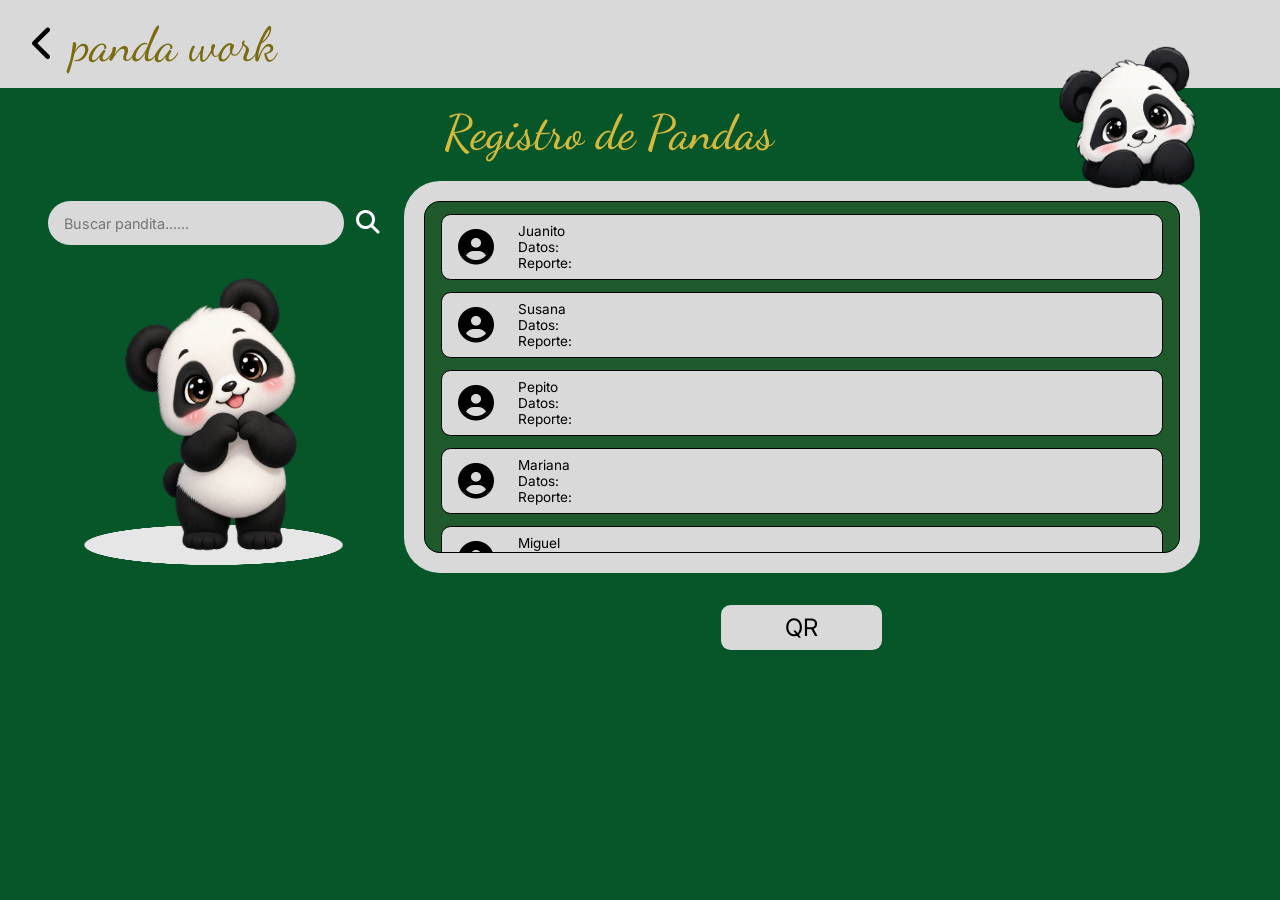
<file: asistencia.html>
<!DOCTYPE html>
<html lang="es">
<head>
  <meta charset="UTF-8">
  <meta name="viewport" content="width=device-width, initial-scale=1">
  <title>Asistencia de pandas | Panda Work</title>
  <link rel="icon" href="assets/icons/oso_1.ico" type="image/x-icon">
  <link href="https://fonts.googleapis.com/css2?family=Dancing+Script:wght@500&family=Inter:wght@400;500&display=swap" rel="stylesheet">
  <link rel="stylesheet" href="https://cdnjs.cloudflare.com/ajax/libs/font-awesome/6.5.2/css/all.min.css">
  <link rel="stylesheet" href="assets/css/asistencia.css">
  <link rel="stylesheet" href="assets/css/asistencia-tablet.css">
  <link rel="stylesheet" href="assets/css/asistencia-escritorio.css">
</head>
<body>

  <header>
    <a href="login.html" aria-label="Volver"><i class="fa-solid fa-chevron-left"></i></a>
    <span>panda work</span>
    <a href="login.html" aria-label="Cerrar sesión"><i class="fa-solid fa-right-from-bracket"></i></a>
  </header>

  <main>
    <h1>Registro de Pandas</h1>

    <form action="#" role="search">
      <input type="search" placeholder="Buscar pandita......">
      <button type="submit" aria-label="Buscar"><i class="fa-solid fa-magnifying-glass"></i></button>
    </form>

    <ul>
      <li>
        <i class="fa-solid fa-circle-user"></i>
        <h2>Juanito</h2>
        <p>Datos:</p>
        <p>Reporte:</p>
      </li>
      <li>
        <i class="fa-solid fa-circle-user"></i>
        <h2>Susana</h2>
        <p>Datos:</p>
        <p>Reporte:</p>
      </li>
      <li>
        <i class="fa-solid fa-circle-user"></i>
        <h2>Pepito</h2>
        <p>Datos:</p>
        <p>Reporte:</p>
      </li>
      <li>
        <i class="fa-solid fa-circle-user"></i>
        <h2>Mariana</h2>
        <p>Datos:</p>
        <p>Reporte:</p>
      </li>
      <li>
          <i class="fa-solid fa-circle-user"></i>
          <h2>Miguel</h2>
          <p>Datos:</p>
          <p>Reporte:</p>
      </li>
    </ul>

    <a href="bashboard.html" class="qr">QR</a>
  </main>
<script src="assets/js/asistencia.js"></script>
</body>
</html>
</file>
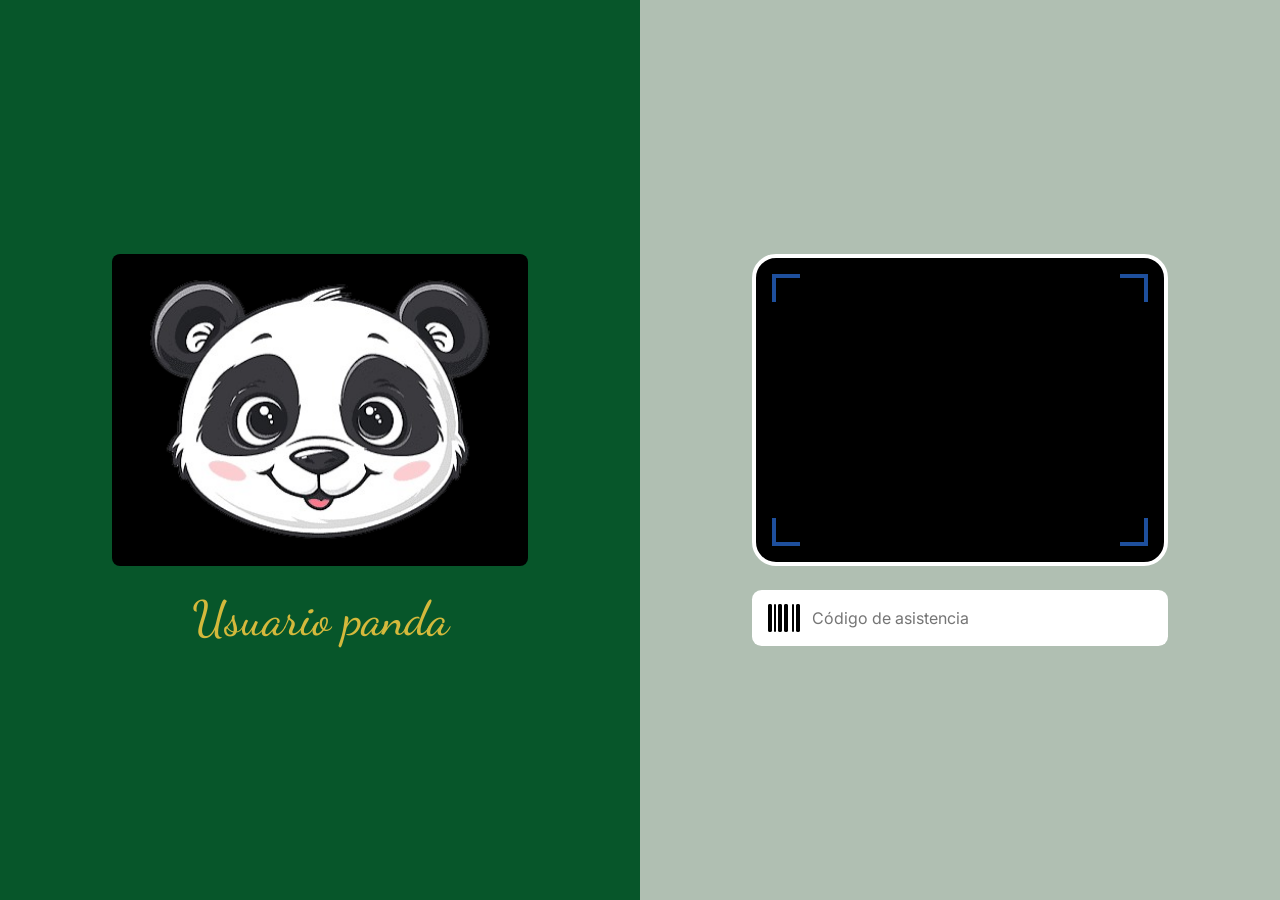
<file: bashboard.html>
<!DOCTYPE html>
<html lang="es">
<head>
  <meta charset="UTF-8">
  <meta name="viewport" content="width=device-width, initial-scale=1">
  <title>bashboard | Panda Work</title>
  <link rel="icon" href="assets/icons/oso_1.ico" type="image/x-icon">
  <link href="https://fonts.googleapis.com/css2?family=Dancing+Script:wght@500&family=Inter:wght@400;500&display=swap" rel="stylesheet">
  <link rel="stylesheet" href="https://cdnjs.cloudflare.com/ajax/libs/font-awesome/6.5.2/css/all.min.css">
  <link rel="stylesheet" href="assets/css/bashboard.css">
  <link rel="stylesheet" href="assets/css/bashboard-tablet.css">
  <link rel="stylesheet" href="assets/css/bashboard-escritorio.css">
</head>
<body>

  <header>
    <img src="assets/image/oso_1.png" alt="Panda Work">
  </header>
                     
  <main>
    <!-- Reemplaza el src por tu imagen -->
    <img class="perfil" src="assets/image/cara-panda.png" alt="Foto del usuario">
    <h1>Usuario panda</h1>

    <div class="camara">
      <video id="video" autoplay playsinline muted></video>
    </div>

    <label class="codigo">
      <i class="fa-solid fa-barcode"></i>
      <input type="text" placeholder="Código de asistencia" aria-label="Código de asistencia">
    </label>
  </main>

  <script>
    // Enciende la cámara (requiere https o localhost)
    navigator.mediaDevices?.getUserMedia({ video: { facingMode: "user" } })
      .then(stream => document.getElementById("video").srcObject = stream)
      .catch(() => console.log("No se pudo acceder a la cámara"));
  </script>
</body>
</html>
</file>
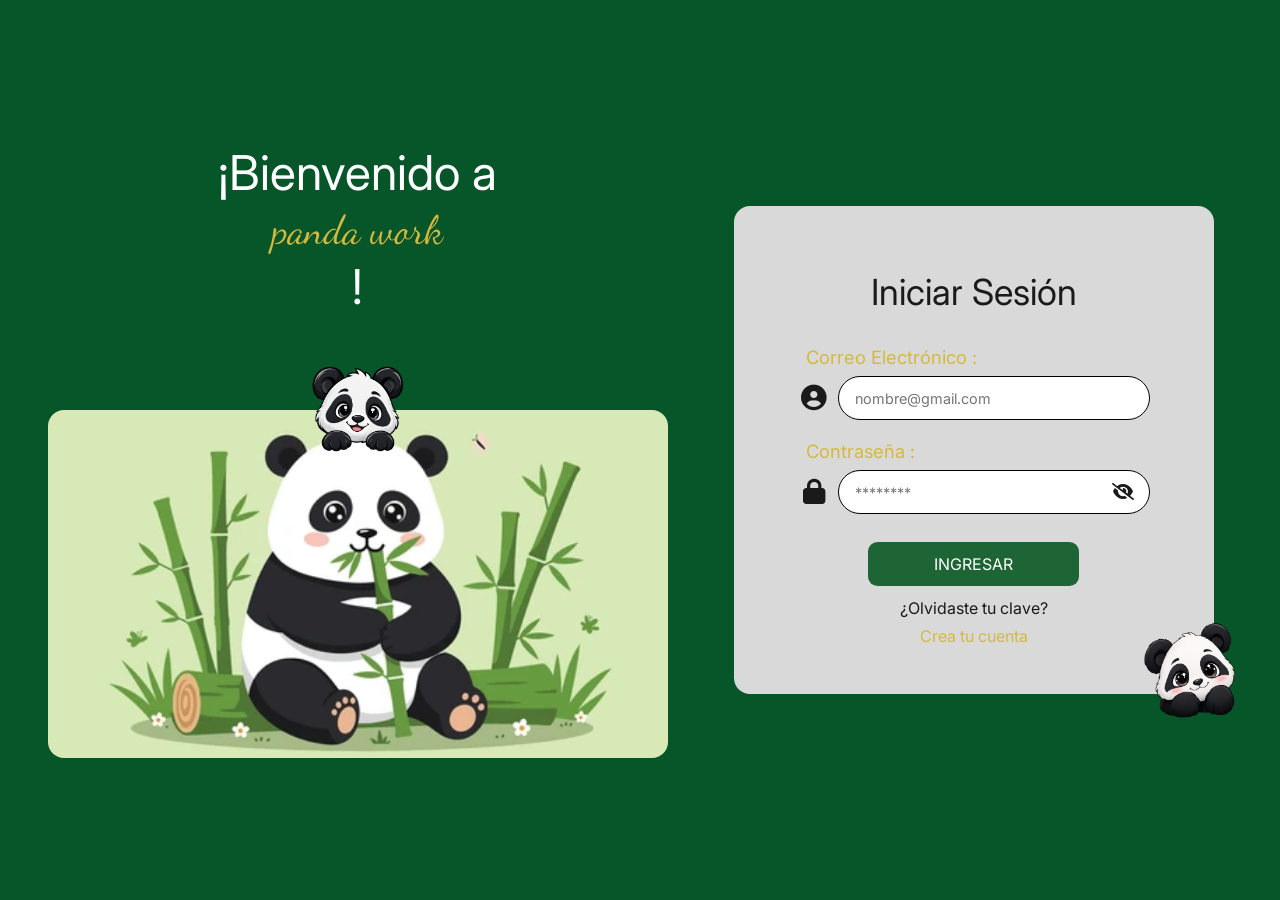
<file: login.html>
<!DOCTYPE html>
<html lang="es">
<head>
  <meta charset="UTF-8">
  <meta name="viewport" content="width=device-width, initial-scale=1">
  <title>Panda Work</title>
  <link rel="icon" href="assets/icons/oso_1.ico" type="image/x-icon">
  <link href="https://fonts.googleapis.com/css2?family=Dancing+Script:wght@500&family=Inter:wght@400;500&display=swap" rel="stylesheet">
  <link rel="stylesheet" href="https://cdnjs.cloudflare.com/ajax/libs/font-awesome/6.5.2/css/all.min.css">
  <link rel="stylesheet" href="assets/css/login.css">
  <link rel="stylesheet" href="assets/css/login_tablet.css">
  <link rel="stylesheet" href="assets/css/login-escritorio.css">
</head>
<body>

  <header>
    <h1>¡Bienvenido a <span>panda work</span>!</h1>
    <img src="assets/image/oso_1.png" alt="Panda">
  </header>

  <main>
    <h2>Iniciar Sesión</h2>

    <form action="asistencia.html">
      <label for="correo">Correo Electrónico :</label>
      <div class="campo">
        <i class="fa-solid fa-circle-user"></i>
        <input type="email" id="correo" placeholder="nombre@gmail.com" required>
      </div>

      <label for="clave">Contraseña :</label>
      <div class="campo">
        <i class="fa-solid fa-lock"></i>
        <input type="password" id="clave" placeholder="********" required>
        <i class="fa-solid fa-eye-slash ojo" id="ojo"></i>
      </div>

      <button type="submit">INGRESAR</button>
      <a href="#">¿Olvidaste tu clave?</a>
      <a href="registro.html" class="crear">Crea tu cuenta</a>
    </form>
  </main>

  <script>
    const clave = document.getElementById("clave");
    const ojo = document.getElementById("ojo");
    ojo.addEventListener("click", () => {
      const oculta = clave.type === "password";
      clave.type = oculta ? "text" : "password";
      ojo.classList.toggle("fa-eye", oculta);
      ojo.classList.toggle("fa-eye-slash", !oculta);
    });
  </script>
</body>
</html>
</file>
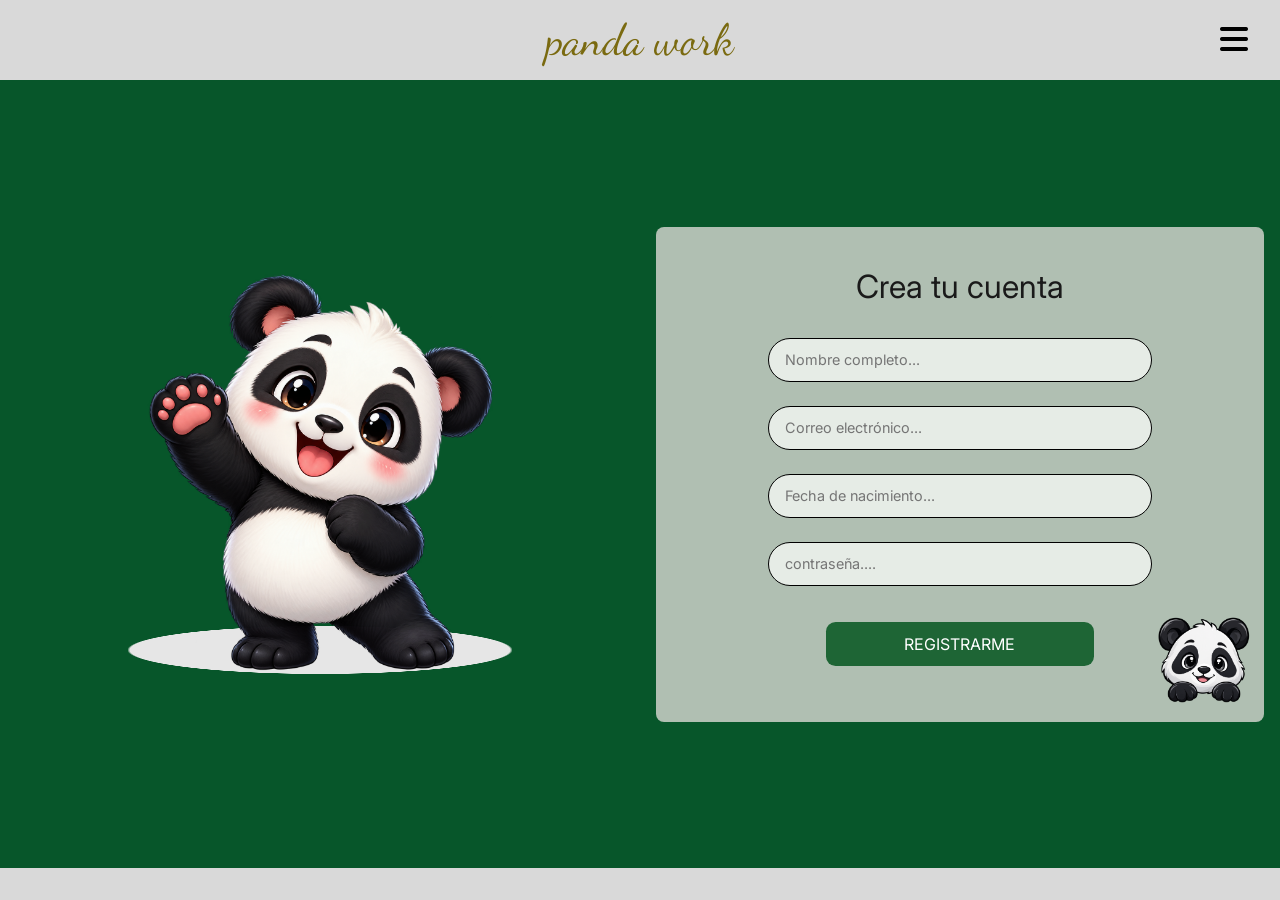
<file: registro.html>
<!DOCTYPE html>
<html lang="es">
<head>
  <meta charset="UTF-8">
  <meta name="viewport" content="width=device-width, initial-scale=1">
  <title>Panda Work</title>
  <link rel="icon" href="assets/icons/oso_1.ico" type="image/x-icon">
  <link href="https://fonts.googleapis.com/css2?family=Dancing+Script:wght@500&family=Inter:wght@400;500&display=swap" rel="stylesheet">
  <link rel="stylesheet" href="https://cdnjs.cloudflare.com/ajax/libs/font-awesome/6.5.2/css/all.min.css">
  <link rel="stylesheet" href="assets/css/registro.css">
  <link rel="stylesheet" href="assets/css/registro-tablet.css">
  <link rel="stylesheet" href="assets/css/registro-escritorio.css">
</head>
<body>

  <header>
    <a href="login.html">
      <img src="assets/image/oso_4.png" alt="Panda Work">
      <span>panda work</span>
    </a>
    <button type="button" aria-label="Abrir menú"><i class="fa-solid fa-bars"></i></button>
  </header>

  <main>
    <h1>Crea tu cuenta</h1>
    <form action="asistencia.html">
      <input type="text" placeholder="Nombre completo..." autocomplete="name" required>
      <input type="email" placeholder="Correo electrónico..." autocomplete="email" required>
      <input type="text" placeholder="Fecha de nacimiento..." autocomplete="bday" required
             onfocus="this.type='date'" onblur="if(!this.value)this.type='text'">
      <input type="password" placeholder="contraseña...." autocomplete="new-password" required>
      <button type="submit">REGISTRARME</button>
    </form>
  </main>

  <!-- Reemplaza el src por tu imagen -->
  <img class="panda" src="assets/image/oso_1.png" alt="">

</body>
</html>
</file>
<file: assets/css/asistencia.css>
/* ===== DASHBOARD - Mobile first ===== */
* {
  box-sizing: border-box;
  margin: 0;
  padding: 0;
}

html {
  background: #1fa55c;
}

body {
  position: relative;
  display: flex;
  flex-direction: column;
  min-height: 100dvh;
  max-width: 28rem;
  margin: 0 auto;
  background: #1fa55c;
  font-family: "Inter", system-ui, sans-serif;
  color: #000;
}

/* Fondo verde oscuro: colina de arriba y colina de abajo */
body::before,
body::after {
  content: "";
  position: absolute;
  left: 0;
  width: 100%;
  height: 14rem;
  background: #2a5e35;
}

body::before {
  top: 0;
  border-radius: 0 0 50% 50% / 0 0 4rem 4rem;
}

body::after {
  bottom: 0;
  border-radius: 50% 50% 0 0 / 4rem 4rem 0 0;
}

/* ----- Cabecera ----- */
header {
  position: relative;
  z-index: 1;
  display: flex;
  align-items: center;
  gap: 0.75rem;
  padding: 0.75rem 1rem;
  background: #d9d9d9;
  font-size: 1.6rem; /* tamaño de los iconos */
}

header a {
  color: #000;
  text-decoration: none;
}

header span {
  margin-right: auto;
  font-family: "Dancing Script", cursive;
  font-size: 1.75rem;
}

/* ----- Panel gris ----- */
main {
  position: relative;
  z-index: 1;
  display: flex;
  flex-direction: column;
  flex: 1;
  gap: 1rem;
  margin: 1rem 1.5rem;
  padding: 1.25rem 1rem;
  background: #d9d9d9;
}

h1 {
  padding-left: 1rem;
  font-size: 1.25rem;
  font-weight: 400;
  text-transform: uppercase; /* en móvil se ve en mayúsculas */
}

/* ----- Buscador ----- */
form {
  display: flex;
  align-items: center;
  gap: 0.75rem;
}

input {
  flex: 1;
  min-width: 0;
  height: 2.75rem;
  padding: 0 1rem;
  font-family: inherit;
  font-size: 0.9rem;
  background: transparent;
  border: 1px solid #000;
  border-radius: 1rem;
}

input:focus-visible {
  outline: 2px solid #1e6535;
  outline-offset: 2px;
}

form button {
  font-size: 2rem;
  color: #000;
  background: none;
  border: none;
  cursor: pointer;
}

/* ----- Lista de empleados (con scroll si hay muchos) ----- */
ul {
  display: flex;
  flex-direction: column;
  gap: 1rem;
  max-height: 26rem;
  padding: 1rem;
  overflow-y: auto;
  list-style: none;
  background: #1e5a2b;
  border: 1px solid #000;
  border-radius: 1rem;
}

li {
  display: grid;
  grid-template-columns: 4rem 1fr;
  align-items: center;
  column-gap: 0.75rem;
  padding: 0.75rem 1rem;
  background: #d9d9d9;
  border: 1px solid #000;
  border-radius: 1rem;
  transition: background 0.2s, box-shadow 0.2s, border-color 0.2s; /* suaviza el resaltado */
}

li i {
  grid-row: span 3;
  font-size: 3.5rem;
}

li h2 {
  font-size: 1rem;
  font-weight: 400;
}

li p {
  font-size: 1rem;
}

/* Tarjeta que coincide con la búsqueda: brillo azul */
li.resaltado {
  background: #d6e8ff;
  border-color: #1e6fff;
  box-shadow: 0 0 0.75rem 0.15rem #3b8cff;
}

/* ----- Botón QR ----- */
.qr {
  align-self: center;
  padding: 0.6rem 2.5rem;
  font-size: 1.5rem;
  color: #fff;
  text-decoration: none;
  background: #2a6535;
  border-radius: 1rem;
}

.qr:hover {
  background: #1e5a2b;
}
</file>
<file: assets/css/asistencia-tablet.css>
/* ===== DASHBOARD - TABLET =====
   Estas reglas SOLO se aplican cuando la pantalla mide entre 768px y 1023px.
   - Menos de 768px: se ve el CSS móvil (bashboard.css).
   - Desde 1024px: se ve el CSS de escritorio (bashboard-escritorio.css).
   El "max-width: 1023px" evita que la tablet se mezcle con el escritorio. */
@media (min-width: 768px) and (max-width: 1023px) {

  /* ----- Fondo general: verde oscuro ----- */
  html,
  body {
    background: #1e5a2b;
  }

  body {
    max-width: none;                    /* quitamos el límite de 28rem del móvil */
    margin: 0;
  }

  /* Las dos "colinas" verdes del móvil no existen en tablet */
  body::before,
  body::after {
    display: none;
  }

  /* ----- Cabecera: franja gris solo con el icono de salir a la derecha ----- */
  header {
    justify-content: flex-end;          /* empuja el icono a la derecha */
    padding: 0.5rem 1.5rem;
  }

  /* En este diseño no se ven la flecha de volver ni el texto "panda work" */
  header a:first-child,
  header span {
    display: none;
  }

  /* ----- Contenido: pasa de 1 columna a una cuadrícula de 2 columnas -----
     Columna izquierda: título + panda grande
     Columna derecha:   buscador, panel con la lista y botón QR
     Filas: 1) buscador   2) título/panda/lista   3) botón QR */
  main {
    display: grid;
    grid-template-columns: 1fr 1.5fr;
    grid-template-rows: auto 1fr auto;
    column-gap: 2rem;
    row-gap: 1.25rem;
    margin: 0;
    padding: 1.25rem 2rem 1.5rem;
    background: none;                   /* en móvil era un panel gris; aquí no */
  }

  /* ----- Título: dorado, cursiva, columna izquierda ----- */
  h1 {
    grid-column: 1;
    grid-row: 2;
    align-self: start;
    justify-self: center;
    margin-top: 1rem;
    padding-left: 0;
    font-family: "Dancing Script", cursive;
    font-size: 2.25rem;
    font-weight: 500;
    text-transform: none;               /* anula las mayúsculas del móvil */
    white-space: nowrap;                /* evita que el título se parta en dos líneas */
    color: #d4b93c;
  }

  /* ----- Panda grande de la izquierda con su sombra (oso_3.png) -----
     Se dibuja con main::before (no necesita etiqueta HTML).
     "contain" hace que el panda entre completo sin cortarse y
     "center bottom" lo pega abajo, justo sobre la sombra.
     El padding-bottom reserva el espacio de la sombra (la mitad de su alto). */
  main::before {
    content: "";
    grid-column: 1;
    grid-row: 2;
    align-self: end;
    justify-self: center;
    box-sizing: border-box;
    width: 100%;
    max-width: 17rem;
    height: 19rem;
    padding-bottom: 1.5rem;
    background:
      url("../image/oso_3.png") center bottom / contain no-repeat,
      radial-gradient(ellipse, #d9d9d9 70%, transparent 71%) center bottom / 100% 3rem no-repeat;
    background-origin: content-box, border-box;
  }

  /* ----- Buscador: arriba a la derecha ----- */
  form {
    grid-column: 2;
    grid-row: 1;
  }

  input {
    height: 3rem;
    font-size: 1rem;
    background: #d9d9d9;
    border: none;                       /* en el diseño no lleva borde */
    border-radius: 2rem;
  }

  form button {
    font-size: 2.25rem;
    color: #fff;                        /* lupa blanca sobre el fondo verde */
  }

  /* ----- Lista de empleados dentro del panel gris -----
     El marco gris alrededor de la lista verde se hace con box-shadow
     (la "sombra" gris de 1.25rem actúa como el marco del panel).
     El margin deja espacio para que ese marco no se salga. */
  ul {
    grid-column: 2;
    grid-row: 2;
    align-self: start;
    gap: 0.75rem;
    max-height: 23rem;                  /* alto para ver 4 tarjetas; si hay más, hace scroll */
    margin: 1.25rem;
    box-shadow: 0 0 0 1.25rem #d9d9d9;
    border-radius: 1rem;
  }

  /* ----- Tarjetas: más bajas y con letra mediana ----- */
  li {
    grid-template-columns: 3rem 1fr;
    padding: 0.5rem 1rem;
    border-radius: 0.8rem;
  }

  li i {
    font-size: 2.5rem;                  /* icono de perfil */
  }

  li h2,
  li p {
    font-size: 0.95rem;
  }

  /* ----- Botón QR: gris con texto negro, debajo del panel ----- */
  .qr {
    grid-column: 2;
    grid-row: 3;
    justify-self: center;
    padding: 0.5rem 4rem;
    font-size: 1.5rem;
    color: #000;
    background: #d9d9d9;
    border: 1px solid #000;
    border-radius: 0.6rem;
  }

  .qr:hover {
    background: #c4c4c4;
  }
}
</file>
<file: assets/css/asistencia-escritorio.css>
/* ===== DASHBOARD - ESCRITORIO (desktop) =====
   Todo va dentro de un media query: estas reglas SOLO se aplican
   cuando la pantalla mide 1024px o más. En celular no hacen nada.
   Este archivo se carga DESPUÉS de bashboard.css, por eso lo que
   escribimos aquí sobrescribe al CSS móvil. */
@media (min-width: 1024px) {

  /* ----- Fondo general: verde oscuro ----- */
  html,
  body {
    background: #07562a;
  }

  body {
    max-width: none;                    /* quitamos el límite de 28rem del móvil */
    margin: 0;
  }

  /* Las dos "colinas" verdes del móvil no existen en escritorio */
  body::before,
  body::after {
    display: none;
  }

  /* ----- Cabecera: flecha y "panda work" a la izquierda ----- */
  header {
    height: 5.5rem;                     /* más alta que en móvil */
    padding: 0 2rem;
    gap: 1rem;
    font-size: 2.25rem;                 /* tamaño de la flecha */
  }

  header span {
    margin-right: 0;
    font-size: 3rem;
    color: #7a6a10;                     /* dorado oscuro del diseño */
  }

  /* El icono de cerrar sesión (el último enlace) no aparece en este diseño */
  header a:last-child {
    display: none;
  }

  /* ----- Contenido: cuadrícula de 2 columnas -----
     Columna izquierda: buscador + panda grande
     Columna derecha:   título, panel con la lista y botón QR
     Filas: 1) título   2) panel   3) botón QR
     "align-content: start" pega todo arriba, como en el diseño. */
  main {
    display: grid;
    grid-template-columns: 1fr 2.4fr;
    grid-template-rows: auto auto auto;
    align-content: start;
    column-gap: 1.5rem;
    margin: 0;
    padding: 1rem 5rem 1.5rem 3rem;     /* arriba | derecha | abajo | izquierda */
    background: none;                   /* en móvil era un panel gris; aquí no */
  }

  /* ----- Título: dorado, cursiva, sobre el panel, un poco a la izquierda ----- */
  h1 {
    grid-column: 2;
    grid-row: 1;
    justify-self: start;
    margin-left: 2.5rem;
    padding-left: 0;
    font-family: "Dancing Script", cursive;
    font-size: 3rem;
    font-weight: 500;
    text-transform: none;               /* anula las mayúsculas del móvil */
    color: #d4b93c;
  }

  /* ----- Buscador: columna izquierda, a la altura de la lista ----- */
  form {
    grid-column: 1;
    grid-row: 2;
    align-self: start;
    margin-top: 1.5rem;
  }

  input {
    background: #d9d9d9;
    border: none;                       /* en el diseño no lleva borde */
    border-radius: 2rem;
  }

  form button {
    font-size: 1.5rem;
    color: #fff;                        /* lupa blanca sobre el fondo verde */
  }

  /* ----- Panda grande de la izquierda con su sombra -----
     Está en la misma fila que el panel (grid-row: 2) y pegado abajo
     (align-self: end), así su sombra queda a la altura del borde inferior.
     Capa de arriba = el panda; capa de abajo = la sombra (elipse clara). */
 main::before {
  content: "";
  grid-column: 1;
  grid-row: 2;
  align-self: end;
  justify-self: center;
  width: 18rem;                 /* ← ancho de toda la caja (panda + sombra) */
  height: 18rem;                /* ← alto de toda la caja */
  margin-bottom: 0.5rem;
  background:
    url("../image/oso_2.png") center top / auto 95% no-repeat,
    radial-gradient(ellipse, #e6e6e6 70%, transparent 71%) center bottom / 90% 2.5rem no-repeat;
}

  /* ----- Panda que se asoma arriba a la derecha -----
     Truco: como está en la celda del panel (grid-column 2 / grid-row 2),
     "top" y "right" se miden desde esa celda. translateY(-95%) lo sube
     para que se apoye sobre el borde del panel y sobresalga hacia la cabecera.
     Cambia "oso_2.png" por la imagen que quieras. */
  main::after {
  content: "";
  position: absolute;
  grid-column: 2;
  grid-row: 2;
  top: 0.25rem;
  right: 5rem;                  /* ← antes 0.75rem: ahora queda sobre el panel, no afuera */
  width: 9rem;
  height: 10rem;
  transform: translateY(-95%);
  background: url("../image/oso_4.png") center bottom / contain no-repeat;
}

  /* ----- Lista de empleados dentro del panel gris -----
     El marco gris alrededor de la lista verde se hace con box-shadow
     (el "sombreado" gris de 1.25rem actúa como el marco).
     El margin deja espacio para que ese marco no se salga. */
  ul {
    grid-column: 2;
    grid-row: 2;
    align-self: start;
    gap: 0.75rem;
    padding: 0.75rem 1rem;
    max-height: 22rem;                  /* alto para ver 4 tarjetas; si hay más, hace scroll */
    margin: 1.5rem 1.25rem 1.25rem;
    box-shadow: 0 0 0 1.25rem #d9d9d9;
  }

  /* ----- Tarjetas: bajas y con letra pequeña ----- */
  li {
    grid-template-columns: 3rem 1fr;
    padding: 0.5rem 1rem;
    border-radius: 0.6rem;
  }

  li i {
    font-size: 2.25rem;                 /* icono de perfil más pequeño */
  }

  li h2,
  li p {
    font-size: 0.85rem;
  }

  /* ----- Botón QR: gris con texto negro, justo debajo del panel ----- */
  .qr {
    grid-column: 2;
    grid-row: 3;
    justify-self: center;
    margin-top: 1rem;
    padding: 0.5rem 4rem;
    font-size: 1.5rem;
    color: #000;
    background: #d9d9d9;
    border-radius: 0.6rem;
  }

  .qr:hover {
    background: #c4c4c4;
  }
}
</file>
<file: assets/css/bashboard.css>
/* ===== ASISTENCIA - Mobile first ===== */
* {
  box-sizing: border-box;
  margin: 0;
  padding: 0;
}

html {
  background: #28673a;
}

body {
  display: flex;
  flex-direction: column;
  min-height: 100dvh;
  max-width: 28rem;
  margin: 0 auto;
  background: #28673a;
  font-family: "Inter", system-ui, sans-serif;
}

/* ----- Cabecera ----- */
header {
  position: relative;
  z-index: 1;
  display: flex;
  justify-content: center;
  height: 4.5rem;
  background: #d9d9d9;
}

header img {
  align-self: flex-end;
  width: 4.5rem;
  margin-bottom: -0.5rem; /* el panda sobresale del borde */
}

/* ----- Contenido ----- */
main {
  flex: 1;
  display: flex;
  flex-direction: column;
  align-items: center;
  gap: 1.5rem;
  padding: 2rem 1.5rem;
}

/* Imagen del usuario sobre fondo negro */
.perfil {
  width: 100%;
  max-width: 20rem;
  aspect-ratio: 4 / 3;
  object-fit: contain;
  padding: 0.75rem;
  background: #000;
}

h1 {
  font-size: 1.9rem;
  font-weight: 400;
  color: #d4b93c;
  text-align: center;
}

/* ----- Cámara con marco ----- */
.camara {
  position: relative;
  width: 100%;
  max-width: 20rem;
  aspect-ratio: 4 / 3;
  overflow: hidden;
  background: #000;
  border: 0.3rem solid #fff;
  border-radius: 1.5rem;
}

.camara video {
  width: 100%;
  height: 100%;
  object-fit: cover;
  transform: scaleX(-1); /* efecto espejo */
}

/* Esquinas azules del visor (dibujadas con degradados) */
.camara::before {
  content: "";
  position: absolute;
  inset: 1rem;
  pointer-events: none;
  --c: #1e4f9c; /* color */
  --g: 1.75rem; /* largo de cada esquina */
  --e: 0.25rem; /* grosor */
  background:
    linear-gradient(var(--c), var(--c)) top left / var(--g) var(--e),
    linear-gradient(var(--c), var(--c)) top left / var(--e) var(--g),
    linear-gradient(var(--c), var(--c)) top right / var(--g) var(--e),
    linear-gradient(var(--c), var(--c)) top right / var(--e) var(--g),
    linear-gradient(var(--c), var(--c)) bottom left / var(--g) var(--e),
    linear-gradient(var(--c), var(--c)) bottom left / var(--e) var(--g),
    linear-gradient(var(--c), var(--c)) bottom right / var(--g) var(--e),
    linear-gradient(var(--c), var(--c)) bottom right / var(--e) var(--g);
  background-repeat: no-repeat;
}

/* ----- Barra de código ----- */
.codigo {
  display: flex;
  align-items: center;
  gap: 0.75rem;
  width: 100%;
  height: 3.25rem;
  padding: 0 1rem;
  background: #fff;
  border-radius: 1rem;
}

.codigo i {
  font-size: 2rem;
}

.codigo input {
  flex: 1;
  min-width: 0;
  height: 100%;
  font-family: inherit;
  font-size: 1rem;
  background: none;
  border: none;
}

.codigo input:focus-visible {
  outline: none;
}

.codigo:focus-within {
  outline: 2px solid #d4b93c;
  outline-offset: 2px;
}
</file>
<file: assets/css/bashboard-tablet.css>
/* ===== ASISTENCIA - TABLET =====
   Estas reglas SOLO se aplican cuando la pantalla mide entre 768px y 1023px.
   - Menos de 768px: se ve el CSS móvil (asistencia.css).
   - Desde 1024px: se ve el CSS de escritorio (asistencia-escritorio.css).
   El "max-width: 1023px" evita que la tablet se mezcle con el escritorio. */
@media (min-width: 768px) and (max-width: 1023px) {

  /* ----- Fondo dividido en dos mitades -----
     Izquierda: verde oscuro | Derecha: verde grisáceo.
     Se hace con un degradado duro (corte exacto en 50%), así no
     necesitamos etiquetas extra en el HTML. */
  body {
    max-width: none;                     /* quitamos el límite de 28rem del móvil */
    margin: 0;
    background: linear-gradient(to right, #28673a 50%, #b0bfb2 50%);
  }

  /* En el diseño de tablet no se ve la franja gris con el panda */
  header {
    display: none;
  }

  /* ----- Contenido: pasa de 1 columna a una cuadrícula de 2 columnas -----
     Columna izquierda: foto del usuario + nombre
     Columna derecha:   cámara + barra de código
     Filas: 1) foto y cámara (a la misma altura)   2) nombre y barra de código
     Sin padding lateral ni espacio entre columnas, para que cada
     columna coincida exactamente con su mitad de color.

     --caja = tamaño de los dos recuadros negros (foto y marco de la cámara).
     Cámbialo aquí y todo se ajusta solo. */
  main {
    --caja: min(22rem, 90%);             /* 22rem como máximo, o 90% de la columna */
    display: grid;
    grid-template-columns: 1fr 1fr;
    grid-template-rows: auto auto;
    align-content: center;               /* centra todo en vertical */
    justify-items: center;               /* centra cada pieza dentro de su columna */
    gap: 1.5rem 0;                       /* 1.5rem entre filas, 0 entre columnas */
    padding: 2rem 0;
  }

  /* ----- Columna izquierda ----- */
  .perfil {
    grid-column: 1;
    grid-row: 1;
    width: var(--caja);
    max-width: none;                     /* anula el max-width: 20rem del móvil */
    aspect-ratio: 1 / 1;                 /* recuadro cuadrado, como en el diseño */
    padding: 1.25rem;
    border-radius: 1.25rem;              /* esquinas redondeadas */
  }

  /* "Usuario panda": dorado, cursiva y más grande */
  h1 {
    grid-column: 1;
    grid-row: 2;
    font-family: "Dancing Script", cursive;
    font-size: 2.5rem;
    font-weight: 500;
    white-space: nowrap;                 /* evita que se parta en dos líneas */
  }

  /* ----- Columna derecha -----
     El recuadro negro que rodea la cámara se dibuja con main::before.
     Está en la misma celda que la cámara (columna 2, fila 1) y, como
     ::before va primero en el HTML, queda DETRÁS de la cámara. */
  main::before {
    content: "";
    grid-column: 2;
    grid-row: 1;
    align-self: center;
    justify-self: center;
    width: var(--caja);                  /* mismo tamaño que la foto de la izquierda */
    aspect-ratio: 1 / 1;
    background: #000;
    border-radius: 1.25rem;
  }

  /* La cámara se coloca en la misma celda, encima del recuadro negro.
     Es más chica: le restamos 3.5rem (1.75rem de borde negro por lado). */
  .camara {
    grid-column: 2;
    grid-row: 1;
    align-self: center;
    justify-self: center;
    width: calc(var(--caja) - 3.5rem);
    max-width: none;                     /* anula el max-width: 20rem del móvil */
    aspect-ratio: 1 / 1;
  }

  /* Barra de código: mismo ancho que los recuadros */
  .codigo {
    grid-column: 2;
    grid-row: 2;
    width: var(--caja);
    height: 3.5rem;
    border-radius: 1rem;
  }
}
</file>
<file: assets/css/bashboard-escritorio.css>
/* ===== ASISTENCIA - ESCRITORIO (desktop) =====
   Todo va dentro de un media query: estas reglas SOLO se aplican
   cuando la pantalla mide 1024px o más. En celular no hacen nada.
   Este archivo se carga DESPUÉS de asistencia.css, por eso lo que
   escribimos aquí sobrescribe al CSS móvil. */
@media (min-width: 1024px) {

  /* ----- Fondo dividido en dos mitades -----
     Izquierda: verde oscuro | Derecha: verde grisáceo.
     Se hace con un degradado duro (corte exacto en 50%), así no
     necesitamos etiquetas extra en el HTML. */
  html {
    background: #07562a;
  }

  body {
    max-width: none;                     /* quitamos el límite de 28rem del móvil */
    margin: 0;
    background: linear-gradient(to right, #07562a 50%, #b0bfb2 50%);
  }

  /* En el diseño de escritorio no se ve la franja gris con el panda */
  header {
    display: none;
  }

  /* ----- Contenido: pasa de 1 columna a una cuadrícula de 2 columnas -----
     Columna izquierda: foto del usuario + nombre
     Columna derecha:   cámara + barra de código
     Filas: 1) foto y cámara (a la misma altura)   2) nombre y barra de código
     Sin padding lateral ni espacio entre columnas, para que cada
     columna coincida exactamente con su mitad de color. */
  main {
    display: grid;
    grid-template-columns: 1fr 1fr;
    grid-template-rows: auto auto;
    align-content: center;               /* centra todo en vertical */
    justify-items: center;               /* centra cada pieza dentro de su columna */
    gap: 1.5rem 0;                       /* 1.5rem entre filas, 0 entre columnas */
    padding: 2rem 0;
  }

  /* ----- Columna izquierda ----- */
  .perfil {
    grid-column: 1;
    grid-row: 1;
    width: 90%;
    max-width: 26rem;                    /* tamaño del recuadro negro: cámbialo a tu gusto */
    border-radius: 0.5rem;               /* esquinas apenas redondeadas, como en el diseño */
  }

  /* "Usuario panda": dorado, cursiva y más grande */
  h1 {
    grid-column: 1;
    grid-row: 2;
    font-family: "Dancing Script", cursive;
    font-size: 3rem;
    font-weight: 500;
  }

  /* ----- Columna derecha ----- */
  .camara {
    grid-column: 2;
    grid-row: 1;
    width: 90%;
    max-width: 26rem;                    /* mismo ancho que la foto, para que queden alineadas */
  }

  .codigo {
    grid-column: 2;
    grid-row: 2;
    width: 90%;
    max-width: 26rem;
    height: 3.5rem;
    border-radius: 0.6rem;
  }

    .codigo::before {
    content: "input-dni-codebar";
    position: absolute;
    top: -1.5rem;
    left: 0;
    font-size: 0.75rem;
    color: #fff;
  }
}
</file>
<file: assets/css/login.css>
/* ===== LOGIN - Mobile first ===== */
* {
  box-sizing: border-box;
  margin: 0;
  padding: 0;
}

html {
  background: #00a65a;
}

body {
  display: flex;
  flex-direction: column;
  min-height: 100dvh;
  max-width: 28rem;
  margin: 0 auto;
  font-family: "Inter", system-ui, sans-serif;
  color: #1a1a1a;
}

/* ----- Cabecera (franja verde oscura con el panda) ----- */
header {
  position: relative;
  z-index: 1;
  display: flex;
  flex-direction: column;
  align-items: center;
  padding: 1.5rem 1rem 0;
  background: #1e6535;
  border-radius: 0 0 2.5rem 2.5rem;
  color: #fff;
  text-align: center;
}

h1 {
  font-size: 1.75rem;
  font-weight: 400;
  line-height: 1.3;
}

h1 span {
  display: block;
  font-family: "Dancing Script", cursive;
  font-size: 1.5rem;
  color: #d4b93c;
}

header img {
  width: 7rem;
  margin-bottom: -1.5rem; /* el panda sobresale hacia el panel */
}

/* ----- Panel con degradado verde claro a gris ----- */
main {
  flex: 1;
  margin: 0 1.5rem 1.5rem;
  padding: 3rem 1.25rem 1.5rem;
  background: linear-gradient(rgb(179, 214, 192), rgb(232, 236, 236));
}

h2 {
  margin-bottom: 1.25rem;
  font-size: 1.75rem;
  font-weight: 400;
  text-align: center;
}

/* ----- Formulario ----- */
form {
  display: flex;
  flex-direction: column;
  gap: 0.5rem;
}

label {
  padding-left: 0.5rem;
  font-size: 1.15rem;
  color: #d4b93c;
}

/* Fila: icono + campo */
.campo {
  position: relative;
  display: grid;
  grid-template-columns: 2rem 1fr;
  align-items: center;
  gap: 0.5rem;
  margin-bottom: 0.75rem;
}

.campo > i {
  font-size: 1.6rem;
  text-align: center;
}

input {
  width: 100%;
  height: 2.75rem;
  padding: 0 3rem 0 1rem; /* espacio a la derecha para el ojo */
  font-family: inherit;
  font-size: 0.9rem;
  background: #fff;
  border: 1px solid #000;
  border-radius: 2rem;
}

input:focus-visible {
  outline: 2px solid #1e6535;
  outline-offset: 2px;
}

/* Ojo para mostrar/ocultar la contraseña */
.campo > .ojo {
  position: absolute;
  right: 1rem;
  font-size: 1.1rem;
  cursor: pointer;
}

/* ----- Botón y enlaces ----- */
button {
  align-self: center;
  width: 70%;
  height: 2.75rem;
  margin-top: 0.5rem;
  font-family: inherit;
  font-size: 1rem;
  color: #fff;
  background: #1e6535;
  border: none;
  border-radius: 0.6rem;
  cursor: pointer;
}

button:hover {
  background: #17512a;
}

a {
  align-self: center;
  margin-top: 0.25rem;
  color: #1a1a1a;
  text-decoration: none;
}

a:hover {
  text-decoration: underline;
}

.crear {
  margin-top: 0;
  color: #d4b93c;
}
</file>
<file: assets/css/login_tablet.css>
/* ===== LOGIN - TABLET =====
   Estas reglas SOLO se aplican cuando la pantalla mide entre 768px y 1023px.
   - Menos de 768px: se ve el CSS móvil (login.css).
   - Desde 1024px: se ve el CSS de escritorio (login-escritorio.css).
   El "max-width: 1023px" evita que la tablet se mezcle con el escritorio. */
@media (min-width: 768px) and (max-width: 1023px) {

  /* ----- Body: pasa de 1 columna (móvil) a 2 columnas -----
     Izquierda: <header> (verde oscuro)  |  Derecha: <main> (panel gris) */
  body {
    display: grid;
    grid-template-columns: 1fr 1fr;     /* dos mitades iguales */
    max-width: none;                    /* quitamos el límite de 28rem del móvil */
    margin: 0;
  }

  /* ----- Columna izquierda: bienvenida + ilustración -----
     En móvil era una franja con esquinas redondeadas.
     En tablet es una columna completa de color verde oscuro. */
  header {
    justify-content: center;            /* centra el contenido en vertical */
    padding: 2rem 1.5rem;
    background: #07562a;
    border-radius: 0;                   /* sin esquinas redondeadas */
  }

  h1 {
    margin-bottom: 2rem;
    font-size: 2.75rem;                 /* título más grande */
  }

  h1 span {
    font-size: 2.25rem;
  }

  /* Panda pequeño que "se asoma" sobre la ilustración.
     order: 1 -> va después del título y antes de la ilustración (header::after, order: 2).
     El margen negativo hace que se monte sobre el borde de la tarjeta. */
  header img {
    order: 1;
    position: relative;
    z-index: 2;                         /* por encima de la ilustración */
    width: 8rem;
    margin-bottom: -3rem;
  }

  /* Ilustración grande (assets/image/panda.png), creada con ::after:
     no necesita etiqueta en el HTML. */
  header::after {
    content: "";
    order: 2;
    position: relative;
    z-index: 1;
    width: 100%;
    aspect-ratio: 4 / 3;                /* proporción de la tarjeta */
    background: #d9e8b8 url("../image/panda.png") center / cover no-repeat;
    border-radius: 1rem;
  }

  /* ----- Columna derecha: panel gris con el formulario ----- */
  main {
    position: relative;                 /* para ubicar los círculos decorativos */
    display: flex;
    flex-direction: column;
    justify-content: center;            /* centra el formulario en vertical */
    margin: 0;                          /* quitamos los márgenes del móvil */
    padding: 2rem 2.5rem;
    background: #d9d9d9;                /* gris plano (en móvil era degradado) */
  }

  /* Círculos decorativos de arriba a la derecha.
     Son 3 degradados circulares (uno por color) dibujados con ::before.
     Si no los quieres, borra todo este bloque. */
  main::before {
    content: "";
    position: absolute;
    top: 0.75rem;
    right: 0.75rem;
    width: 5.5rem;
    height: 4.5rem;
    background:
      radial-gradient(circle 1.5rem at 35% 60%, #2f6b3c 99%, transparent 100%),
      radial-gradient(circle 1.3rem at 75% 30%, #1fa55c 99%, transparent 100%),
      radial-gradient(circle 1.2rem at 65% 75%, #5fd08f 99%, transparent 100%);
  }

  h2 {
    margin-bottom: 2rem;
    font-size: 2.25rem;
  }

  /* ----- Formulario: más grande y centrado dentro del panel ----- */
  form {
    width: 100%;
    max-width: 26rem;                   /* el formulario no se estira demasiado */
    margin: 0 auto;
  }

  label {
    font-size: 1.5rem;                  /* etiquetas doradas más grandes */
  }

  .campo > i {
    font-size: 2rem;                    /* iconos de usuario y candado */
  }

  input {
    height: 3.25rem;
    font-size: 1rem;
  }

  button {
    width: 60%;
    height: 3.25rem;
    font-size: 1.2rem;
  }

  a {
    font-size: 1.15rem;                 /* enlaces más grandes */
  }
}
</file>
<file: assets/css/login-escritorio.css>
/* ===== LOGIN - ESCRITORIO (desktop) =====
   Todo va dentro de un media query: estas reglas SOLO se aplican
   cuando la pantalla mide 1024px o más. En celular no hacen nada. */
@media (min-width: 1024px) {

  /* ----- Fondo de toda la página ----- */
  html {
    background: #07562a; /* verde oscuro del diseño */
  }

  /* ----- Body: pasa de 1 columna (móvil) a 2 columnas (escritorio) -----
     Sus dos hijos directos son <header> (izquierda) y <main> (derecha). */
  body {
    display: grid;                      /* cambiamos flex por grid */
    grid-template-columns: 1.2fr 1fr;   /* izquierda un poco más ancha */
    align-items: center;                /* centra ambas columnas en vertical */
    gap: 3rem;                          /* espacio entre las dos columnas */
    max-width: none;                    /* quitamos el límite de 28rem del móvil */
    padding: 2rem 3rem;
  }

  /* ----- Columna izquierda: cabecera -----
     En móvil era una franja verde con esquinas redondas.
     En escritorio es solo texto + ilustración sobre el fondo. */
  header {
    background: none;       /* sin franja de color */
    border-radius: 0;
    padding: 0;
    align-items: center;
    color: #fff;
  }

  h1 {
    font-size: 3rem;        /* título más grande */
    margin-bottom: 2.5rem;
  }

  h1 span {
    font-size: 2.5rem;
  }

  /* Panda pequeño que "se asoma" sobre la ilustración.
     order: 1 -> va antes que la ilustración (::after, order: 2).
     El margen negativo lo hace montarse sobre el borde de la tarjeta. */
  header img {
    order: 1;
    position: relative;
    z-index: 2;             /* queda por encima de la ilustración */
    width: 6rem;
    margin-bottom: -2.8rem;
  }

  /* Ilustración grande, creada con ::after (no necesita etiqueta HTML).
     Cambia "ilustracion.png" por el nombre de tu imagen. */
  header::after {
    content: "";
    order: 2;
    position: relative;
    z-index: 1;
    width: 100%;
    aspect-ratio: 16 / 9;   /* mantiene la proporción de la tarjeta */
    background: #d9e8b8 url("../image/panda.png") center / cover no-repeat;
    border-radius: 1rem;
  }

  /* ----- Columna derecha: panel del formulario ----- */
  main {
    position: relative;     /* necesario para ubicar el panda de la esquina */
    flex: none;             /* anulamos el flex: 1 del móvil */
    width: 100%;
    max-width: 30rem;       /* el panel no se estira demasiado */
    margin: 0 auto;         /* lo centra en su columna */
    padding: 4rem 3rem 3rem;
    border-radius: 1rem;
    /* Fondo gris con bambú. Cambia "bambu.png" por tu imagen.
       Si se ve muy tapado, baja el 0.6 (más bambú) o súbelo (menos bambú). */
    background:
      linear-gradient(rgba(217, 217, 217, 0.6), rgba(217, 217, 217, 0.6));
    background-color: #d9d9d9;
  }

  /* Panda de la esquina inferior derecha (sobresale del panel) */
  main::after {
    content: "";
    position: absolute;
    right: -1.5rem;         /* valores negativos = sale hacia afuera */
    bottom: -1.5rem;
    width: 6rem;
    height: 6rem;
    background: url("../image/oso_4.png") center / contain no-repeat;
  }

  h2 {
    font-size: 2.25rem;
    margin-bottom: 2rem;
  }

  /* ----- Formulario: más ancho y centrado dentro del panel ----- */
  form {
    max-width: 22rem;
    margin: 0 auto;
  }

  /* Efecto al pasar el mouse (en celular no existe el "hover") */
  input:hover {
    border-color: #1e6535;
  }

  button {
    width: 60%;             /* el botón más angosto que en móvil */
  }
}
</file>
<file: assets/css/registro.css>
/* ===== REGISTRO - Mobile first ===== */
* {
  box-sizing: border-box;
  margin: 0;
  padding: 0;
}

html {
  background: #1fa55c;
}

body {
  position: relative;
  display: flex;
  flex-direction: column;
  min-height: 100dvh;
  max-width: 28rem;
  margin: 0 auto;
  background: #1fa55c;
  font-family: "Inter", system-ui, sans-serif;
  color: #1a1a1a;
}

/* Colina verde oscura del fondo */
body::before {
  content: "";
  position: absolute;
  bottom: 0;
  left: 0;
  width: 100%;
  height: 40%;
  background: #1e4d2b;
  border-radius: 50% 50% 0 0 / 5rem 5rem 0 0;
}

/* ----- Cabecera (franja verde oscura de arriba) ----- */
header {
  position: relative;
  z-index: 1;
  display: flex;
  align-items: center;
  justify-content: space-between;
  padding: 0.5rem 1rem;
  background: #1e5a30;
}

header a {
  display: flex;
  align-items: center;
  gap: 0.5rem;
  text-decoration: none;
}

header img {
  width: 3rem;
}

header span {
  font-family: "Dancing Script", cursive;
  font-size: 1.5rem;
  color: #d4b93c;
}

header button {
  font-size: 2rem;
  color: #000;
  background: none;
  border: none;
  cursor: pointer;
}

/* ----- Panel con degradado verde claro a gris ----- */
main {
  position: relative;
  z-index: 1;
  flex: 1;
  margin: 0.5rem 1.5rem 1.5rem;
  padding: 1.5rem 1.25rem 2rem;
  border-radius: 0.5rem;
  background: linear-gradient(rgb(142, 194, 159), rgb(232, 236, 236));
}

h1 {
  margin: 0 0 1.5rem 1rem;
  font-size: 1.5rem;
  font-weight: 400;
}

/* ----- Formulario ----- */
form {
  display: flex;
  flex-direction: column;
  gap: 1.25rem;
}

input {
  width: 100%;
  height: 2.75rem;
  padding: 0 1rem;
  font-family: inherit;
  font-size: 0.9rem;
  background: transparent;
  border: 1px solid #000;
  border-radius: 2rem;
}

input:focus-visible {
  outline: 2px solid #1e6535;
  outline-offset: 2px;
}

button[type="submit"] {
  align-self: center;
  width: 70%;
  height: 2.75rem;
  margin-top: 0.75rem;
  font-family: inherit;
  font-size: 1rem;
  color: #fff;
  background: #1e6535;
  border: none;
  border-radius: 0.6rem;
  cursor: pointer;
}

button[type="submit"]:hover {
  background: #17512a;
}

/* ----- Panda de la esquina ----- */
.panda {
  position: absolute;
  right: 0;
  bottom: 0;
  z-index: 2;
  width: 5.5rem;
}
</file>
<file: assets/css/registro-tablet.css>
/* ===== REGISTRO - TABLET =====
   Estas reglas SOLO se aplican cuando la pantalla mide entre 768px y 1023px.
   - Menos de 768px: se ve el CSS móvil (registro.css).
   - Desde 1024px: se ve el CSS de escritorio (registro-escritorio.css).
   El "max-width: 1023px" evita que la tablet se mezcle con el escritorio. */
@media (min-width: 768px) and (max-width: 1023px) {

  /* ----- Fondo general: gris claro ----- */
  html {
    background: #d9d9d9;
  }

  /* ----- Body: pasa de 1 columna (móvil) a una cuadrícula (grid) -----
     Filas:    1) cabecera   2) contenido
     Columnas: izquierda (panda) | centro (formulario) | derecha (panda)
     El centro mide máximo 26rem y los lados se reparten el resto. */
  body {
    display: grid;
    grid-template-columns: 1fr minmax(0, 26rem) 1fr;
    grid-template-rows: auto 1fr;
    max-width: none;                    /* quitamos el límite de 28rem del móvil */
    margin: 0;
    background: #d9d9d9;
  }

  /* ----- Cabecera: franja verde oscura con el panda y la hamburguesa ----- */
  header {
    grid-column: 1 / -1;                /* ocupa las tres columnas */
    grid-row: 1;
    padding: 0.5rem 2rem;
  }

  header img {
    width: 3.5rem;                      /* panda pequeño de la esquina */
  }

  /* En este diseño de tablet no se ve el texto "panda work" */
  header span {
    display: none;
  }

  header button {
    font-size: 2.5rem;                  /* hamburguesa más grande */
  }

  /* ----- Panda de la izquierda (oso_2.png) -----
     En móvil, body::before era la colina verde. Aquí lo convertimos
     en una caja normal (position: static) que muestra el panda.
     Capa de arriba = el panda ("contain" = entra completo sin cortarse,
                      "center bottom" = pegado abajo, sobre la sombra).
     Capa de abajo  = la sombra (elipse verde).
     padding-bottom = espacio reservado para la sombra (la mitad de su alto). */
  body::before {
    position: static;
    grid-column: 1;
    grid-row: 2;
    align-self: center;
    justify-self: center;
    box-sizing: border-box;             /* el padding cuenta dentro del width y height */
    width: 14rem;
    height: 18rem;
    padding-bottom: 1.25rem;
    border-radius: 0;
    background:
      url("../image/oso_2.png") center bottom / contain no-repeat,
      radial-gradient(ellipse, #2b6a2f 70%, transparent 71%) center bottom / 90% 2.5rem no-repeat;
    background-origin: content-box, border-box;
  }

  /* ----- Panda de la derecha (oso_3.png): mismas medidas que el de la izquierda ----- */
  body::after {
    content: "";
    grid-column: 3;
    grid-row: 2;
    align-self: center;
    justify-self: center;
    box-sizing: border-box;
    width: 14rem;
    height: 18rem;
    padding-bottom: 1.25rem;
    background:
      url("../image/oso_3.png") center bottom / contain no-repeat,
      radial-gradient(ellipse, #2b6a2f 70%, transparent 71%) center bottom / 90% 2.5rem no-repeat;
    background-origin: content-box, border-box;
  }

  /* ----- Panel del centro: el formulario ----- */
  main {
    grid-column: 2;
    grid-row: 2;
    align-self: center;                 /* centrado en vertical */
    margin: 1.5rem 0;                   /* quitamos los márgenes laterales del móvil */
    padding: 1.5rem 3rem 2.5rem;
    border-radius: 1rem;
    background: #b0bfb2;                /* verde grisáceo plano, como en el diseño */
  }

  h1 {
    margin: 0 0 1.5rem;
    font-size: 1.5rem;
    text-align: center;                 /* título centrado */
  }

  form {
    gap: 1rem;                          /* menos espacio entre campos */
  }

  input {
    height: 3rem;
    padding: 0 1.25rem;
    font-size: 1rem;
    background: #e6ece6;                /* en móvil eran transparentes */
  }

  button[type="submit"] {
    height: 3rem;
    font-size: 1.1rem;
  }

  /* En este diseño no se ve el panda de la esquina del panel */
  .panda {
    display: none;
  }
}
</file>
<file: assets/css/registro-escritorio.css>
/* ===== REGISTRO - ESCRITORIO (desktop) =====
   Todo va dentro de un media query: estas reglas SOLO se aplican
   cuando la pantalla mide 1024px o más. En celular no hacen nada.
   Este archivo se carga DESPUÉS de registro.css, por eso lo que
   escribimos aquí sobrescribe al CSS móvil. */
@media (min-width: 1024px) {

  /* ----- Fondo general: verde oscuro ----- */
  html,
  body {
    background: #07562a;
  }

  /* ----- Body: pasa de 1 columna (móvil) a una cuadrícula (grid) -----
     Filas:    1) cabecera   2) contenido   3) franja gris inferior
     Columnas: izquierda (panda grande) y derecha (formulario) */
  body {
    display: grid;
    grid-template-columns: 1fr 1fr;      /* dos columnas iguales */
    grid-template-rows: auto 1fr auto;   /* cabecera y franja se ajustan, el centro se estira */
    max-width: none;                     /* quitamos el límite de 28rem del móvil */
    margin: 0;
  }

  /* ----- Cabecera: franja gris con "panda work" al centro y salir a la derecha ----- */
  header {
    grid-column: 1 / -1;                 /* ocupa las dos columnas */
    grid-row: 1;
    display: grid;
    grid-template-columns: 1fr auto 1fr; /* izquierda (vacía) | centro | derecha */
    align-items: center;
    height: 5rem;
    padding: 0 2rem;
    background: #d9d9d9;                 /* en móvil era verde, aquí gris */
  }

  /* El <a> envuelve la imagen y el texto. "display: contents" hace que
     desaparezca como caja, y así el texto se ubica directo en la cabecera. */
  header a {
    display: contents;
  }

  /* En este diseño de escritorio la cabecera NO lleva el panda pequeño */
  header img {
    display: none;
  }

  header span {
    grid-column: 2;                      /* columna del centro */
    font-size: 2.75rem;
    color: #7a6a10;                      /* dorado oscuro del diseño */
  }

  header button {
    grid-column: 3;                      /* columna de la derecha */
    justify-self: end;
    color: #000;
  }
 
  /* ----- Columna izquierda: panda grande -----
     En móvil, body::before era la colina verde. Aquí lo convertimos
     en una caja normal (position: static) que muestra la imagen.
     Cambia "panda_grande.png" por el nombre de tu imagen
     (si tu imagen ya trae la sombra gris de abajo, no hace falta más). */
 body::before {
  position: static;                 /* deja de "flotar" en el fondo */
  grid-column: 1;
  grid-row: 2;
  align-self: center;               /* centrado en vertical */
  justify-self: center;             /* centrado en horizontal */
  width: 80%;                       /* tamaño del panda: baja este valor para hacerlo más pequeño */
  height: 25rem;                    /* alto de la caja (antes era min-height: 26rem) */
  border-radius: 0;
  background:
    /* capa de arriba: el panda */
    url("../image/oso_3.png") center top / auto 100% no-repeat,
    /* capa de abajo: la sombra, una elipse clara bajo los pies */
    radial-gradient(ellipse, #e6e6e6 70%, transparent 71%) center bottom / 75% 3rem no-repeat;
}

  /* ----- Columna derecha: panel del formulario ----- */
  main {
    grid-column: 2;
    grid-row: 2;
    align-self: center;                  /* centrado en vertical */
    justify-self: center;                /* centrado en horizontal */
    flex: none;                          /* anula el flex: 1 del móvil */
    width: 100%;
    max-width: 38rem;                    /* el panel no se estira demasiado */
    margin: 2rem 0;
    padding: 2.5rem 4rem 3.5rem;
    background: #b0bfb2;                 /* verde grisáceo plano, como en el diseño */
  }

  h1 {
    margin: 0 0 2rem;
    font-size: 2rem;
    text-align: center;                  /* título centrado */
  }

  /* Formulario más angosto y centrado dentro del panel */
  form {
    max-width: 24rem;
    margin: 0 auto;
    gap: 1.5rem;                           /* menos espacio entre campos */
  }

  /* Los campos llevan un fondo claro (en móvil eran transparentes) */
  input {
    background: #e6ece6;
  }

  input:hover {
    border-color: #1e6535;               /* efecto al pasar el mouse */
  }

  /* ----- Panda de la esquina -----
     En móvil es la <img class="panda"> del HTML. Aquí la ocultamos y
     dibujamos el panda con main::after para ubicarlo respecto al panel
     (main ya tiene position: relative desde el CSS móvil). */
  .panda {
    display: none;
  }

  main::after {
    content: "";
    position: absolute;
    right: 0.75rem;                         /* dentro del panel, abajo a la derecha */
    bottom: 1rem;
    width: 6rem;
    height: 6rem;
    background: url("../image/oso_1.png") center / contain no-repeat;
  }

  /* ----- Franja gris inferior ----- */
  body::after {
    content: "";
    grid-column: 1 / -1;                 /* ocupa todo el ancho */
    grid-row: 3;
    height: 2rem;
    background: #d9d9d9;
  }
}
</file>
